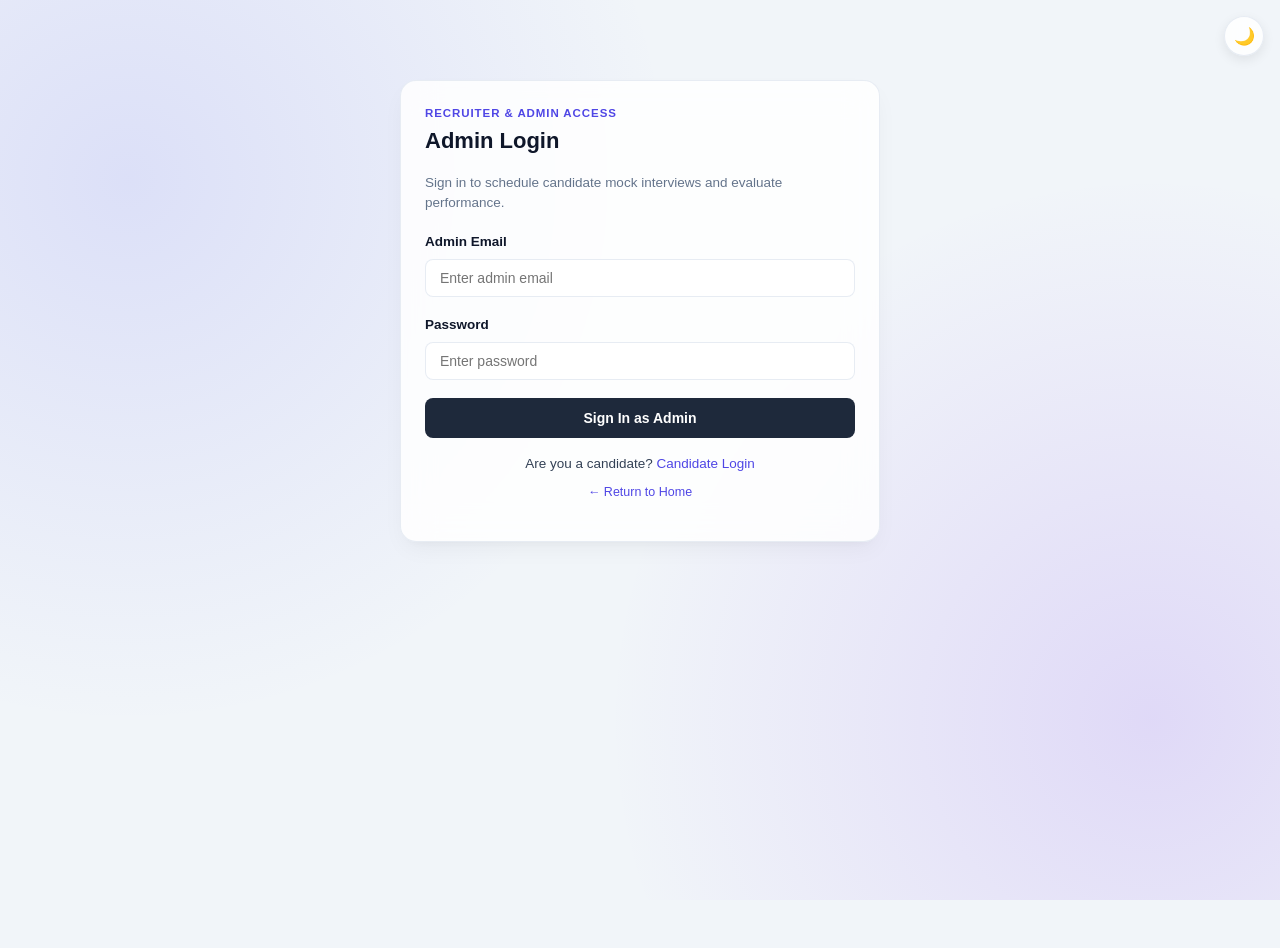
<file: login-admin.html>
<!doctype html>
<html lang="en">
<head>
<meta charset="utf-8">
<meta name="viewport" content="width=device-width, initial-scale=1">
<title>Admin Portal Login — AI Interview Simulator</title>
<link rel="stylesheet" href="css/style.css">
</head>
<body>
<div class="container-narrow" style="margin-top:48px;">
  <div class="card">
    <div class="eyebrow" style="margin-bottom:4px;">Recruiter & Admin Access</div>
    <h2>Admin Login</h2>
    <p class="muted" style="font-size:13.5px;margin-bottom:18px;">
      Sign in to schedule candidate mock interviews and evaluate performance.
    </p>

    <div id="errorBox" class="alert alert-error" style="display:none;"></div>

    <form id="loginForm">
      <div class="form-group">
        <label class="form-label" for="email">Admin Email</label>
        <input type="email" id="email" class="form-control" placeholder="Enter admin email" autocomplete="username" required>
      </div>
      <div class="form-group">
        <label class="form-label" for="password">Password</label>
        <input type="password" id="password" class="form-control" placeholder="Enter password" autocomplete="current-password" required>
      </div>
      <button type="submit" id="submitBtn" class="btn btn-dark btn-block" style="padding:12px;">Sign In as Admin</button>
    </form>

    <p class="text-center" style="margin-top:16px;font-size:13.5px;">
      Are you a candidate? <a href="login-candidate.html">Candidate Login</a><br>
      <a href="index.html" style="font-size:12.5px;display:inline-block;margin-top:8px;">← Return to Home</a>
    </p>
  </div>
</div>

<script src="js/api.js"></script>
<script src="js/theme.js"></script>
<script>
document.getElementById("loginForm").addEventListener("submit", async function (e) {
  e.preventDefault();
  const email = document.getElementById("email").value.trim();
  const password = document.getElementById("password").value;
  const errorBox = document.getElementById("errorBox");
  const submitBtn = document.getElementById("submitBtn");

  errorBox.style.display = "none";
  submitBtn.disabled = true;
  submitBtn.textContent = "Authenticating admin…";

  try {
    await Api.adminLogin(email, password);
    window.location.href = "admin-dashboard.html";
  } catch (err) {
    errorBox.textContent = err.message || "Invalid admin credentials.";
    errorBox.style.display = "block";
    submitBtn.disabled = false;
    submitBtn.textContent = "Sign In as Admin";
  }
});
</script>
</body>
</html>
</file>
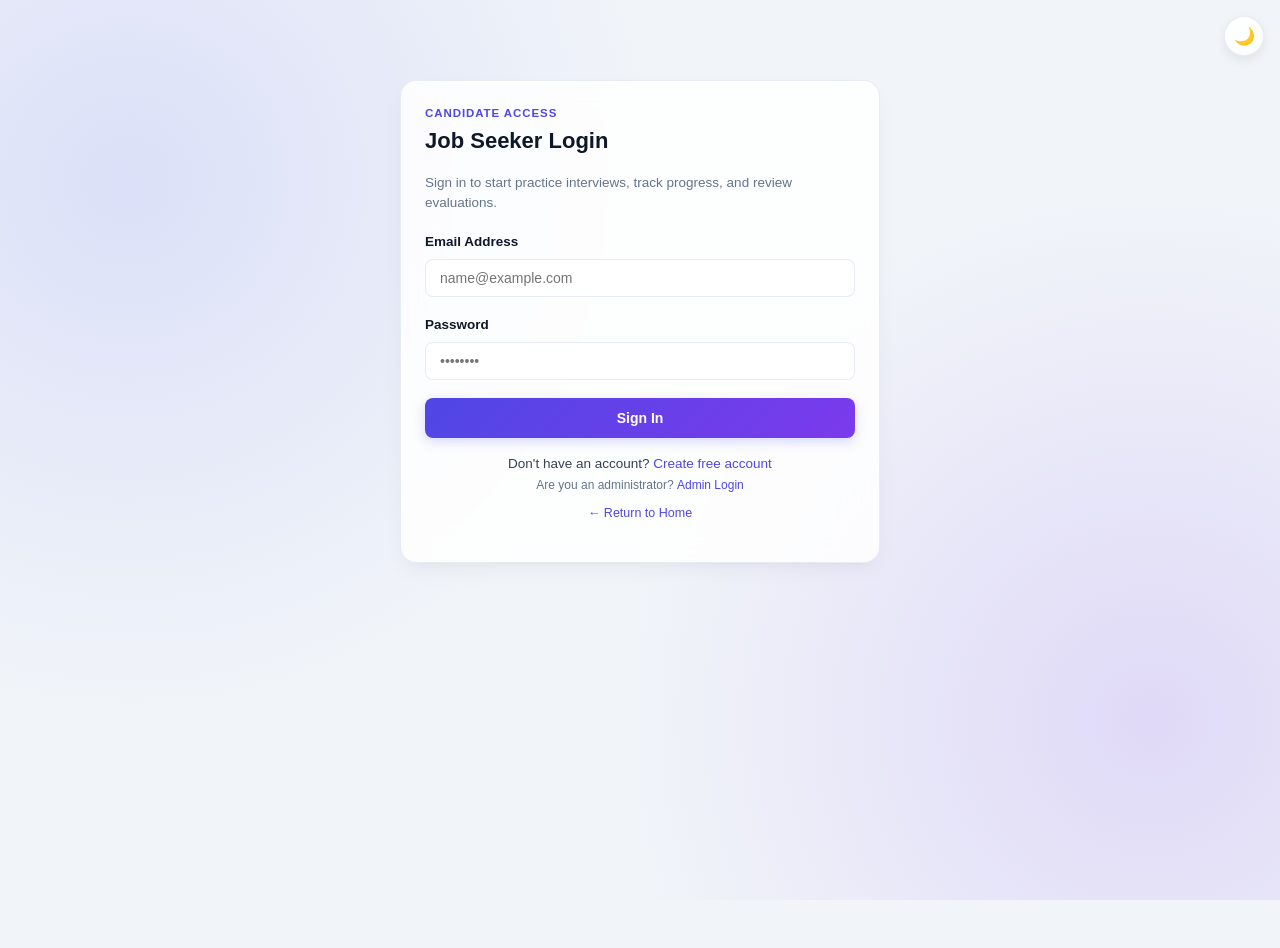
<file: login-candidate.html>
<!doctype html>
<html lang="en">
<head>
<meta charset="utf-8">
<meta name="viewport" content="width=device-width, initial-scale=1">
<title>Job Seeker Login — AI Interview Simulator</title>
<link rel="stylesheet" href="css/style.css">
</head>
<body>
<div class="container-narrow" style="margin-top:48px;">
  <div class="card">
    <div class="eyebrow" style="margin-bottom:4px;">Candidate Access</div>
    <h2>Job Seeker Login</h2>
    <p class="muted" style="font-size:13.5px;margin-bottom:18px;">
      Sign in to start practice interviews, track progress, and review evaluations.
    </p>

    <div id="errorBox" class="alert alert-error" style="display:none;"></div>

    <form id="loginForm">
      <div class="form-group">
        <label class="form-label" for="email">Email Address</label>
        <input type="email" id="email" class="form-control" placeholder="name@example.com" required>
      </div>
      <div class="form-group">
        <label class="form-label" for="password">Password</label>
        <input type="password" id="password" class="form-control" placeholder="••••••••" required>
      </div>
      <button type="submit" id="submitBtn" class="btn btn-primary btn-block" style="padding:12px;">Sign In</button>
    </form>

    <p class="text-center" style="margin-top:16px;font-size:13.5px;">
      Don't have an account? <a href="register.html">Create free account</a><br>
      <span class="muted" style="font-size:12px;">Are you an administrator? <a href="login-admin.html">Admin Login</a></span><br>
      <a href="index.html" style="font-size:12.5px;display:inline-block;margin-top:8px;">← Return to Home</a>
    </p>
  </div>
</div>

<script src="js/api.js"></script>
<script src="js/theme.js"></script>
<script>
document.getElementById("loginForm").addEventListener("submit", async function (e) {
  e.preventDefault();
  const email = document.getElementById("email").value.trim();
  const password = document.getElementById("password").value;
  const errorBox = document.getElementById("errorBox");
  const submitBtn = document.getElementById("submitBtn");
  errorBox.style.display = "none";
  submitBtn.disabled = true;
  submitBtn.textContent = "Signing in…";

  try {
    await Api.login(email, password);
    window.location.href = "candidate-dashboard.html";
  } catch (err) {
    errorBox.textContent = err.message || "Invalid credentials. Please retry.";
    errorBox.style.display = "block";
    submitBtn.disabled = false;
    submitBtn.textContent = "Sign In";
  }
});
</script>
</body>
</html>
</file>
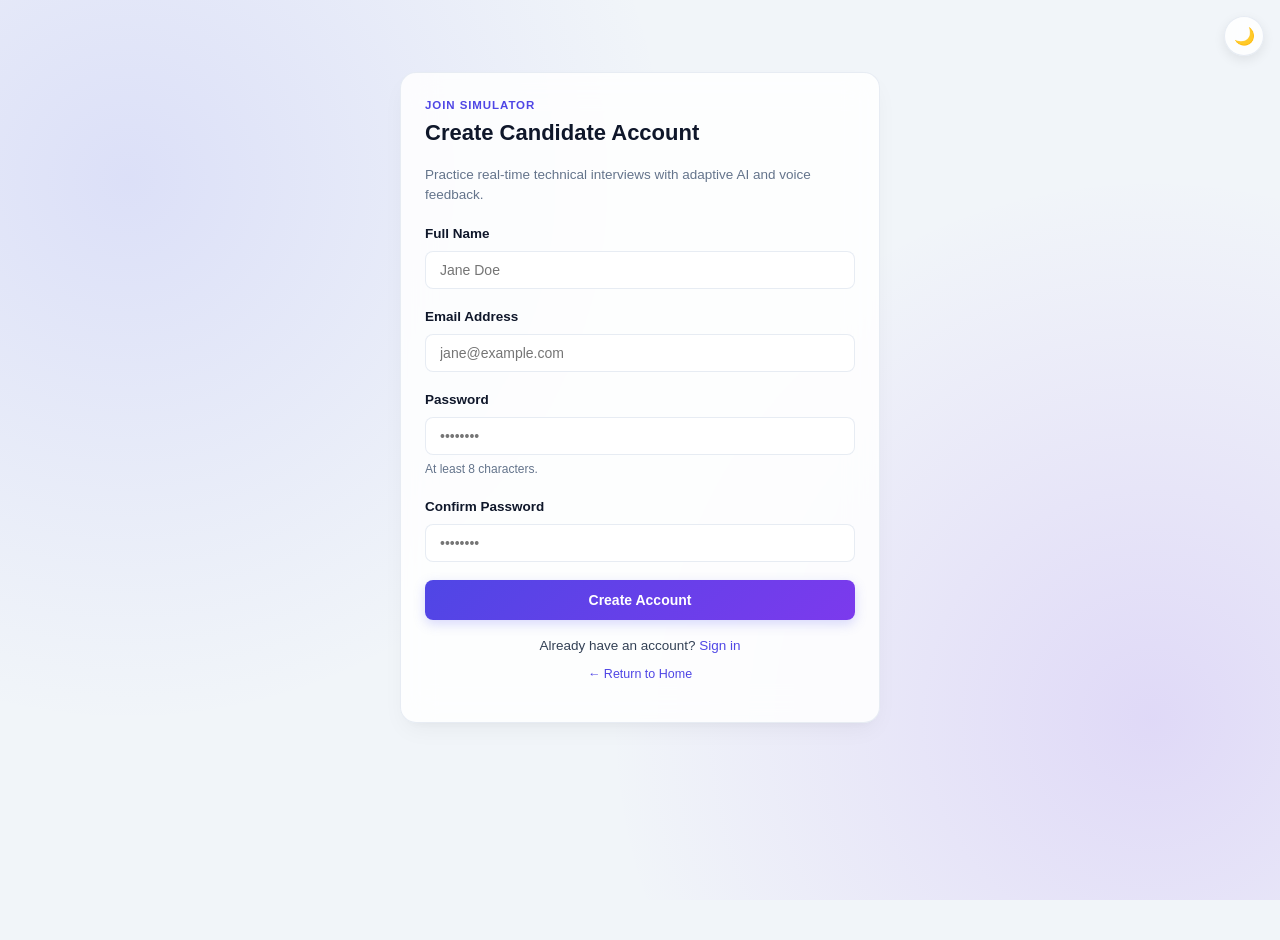
<file: register.html>
<!doctype html>
<html lang="en">
<head>
<meta charset="utf-8">
<meta name="viewport" content="width=device-width, initial-scale=1">
<title>Create Candidate Account — AI Interview Simulator</title>
<link rel="stylesheet" href="css/style.css">
</head>
<body>
<div class="container-narrow" style="margin-top:40px;">
  <div class="card">
    <div class="eyebrow" style="margin-bottom:4px;">Join Simulator</div>
    <h2>Create Candidate Account</h2>
    <p class="muted" style="font-size:13.5px;margin-bottom:18px;">
      Practice real-time technical interviews with adaptive AI and voice feedback.
    </p>

    <div id="errorBox" class="alert alert-error" style="display:none;margin-bottom:16px;"></div>
    <div id="successBox" class="alert alert-success" style="display:none;margin-bottom:16px;"></div>

    <form id="registerForm">
      <div class="form-group">
        <label class="form-label" for="name">Full Name</label>
        <input type="text" id="name" class="form-control" placeholder="Jane Doe" required>
      </div>
      <div class="form-group">
        <label class="form-label" for="email">Email Address</label>
        <input type="email" id="email" class="form-control" placeholder="jane@example.com" required>
      </div>
      <div class="form-group">
        <label class="form-label" for="password">Password</label>
        <input type="password" id="password" class="form-control" minlength="8" placeholder="••••••••" required>
        <div class="form-hint">At least 8 characters.</div>
      </div>
      <div class="form-group">
        <label class="form-label" for="confirmPassword">Confirm Password</label>
        <input type="password" id="confirmPassword" class="form-control" minlength="8" placeholder="••••••••" required>
      </div>
      <button type="submit" id="submitBtn" class="btn btn-primary btn-block" style="padding:12px;">Create Account</button>
    </form>

    <p class="text-center" style="margin-top:16px;font-size:13.5px;">
      Already have an account? <a href="login-candidate.html">Sign in</a><br>
      <a href="index.html" style="font-size:12.5px;display:inline-block;margin-top:8px;">← Return to Home</a>
    </p>
  </div>
</div>

<script src="js/api.js"></script>
<script src="js/theme.js"></script>
<script>
document.getElementById("registerForm").addEventListener("submit", async function (e) {
  e.preventDefault();
  const name = document.getElementById("name").value.trim();
  const email = document.getElementById("email").value.trim();
  const password = document.getElementById("password").value;
  const confirmPassword = document.getElementById("confirmPassword").value;
  const errorBox = document.getElementById("errorBox");
  const successBox = document.getElementById("successBox");
  const submitBtn = document.getElementById("submitBtn");

  if (password !== confirmPassword) {
    errorBox.textContent = "Passwords do not match.";
    errorBox.style.display = "block";
    successBox.style.display = "none";
    return;
  }

  errorBox.style.display = "none";
  successBox.style.display = "none";
  submitBtn.disabled = true;
  submitBtn.textContent = "Creating your account…";

  try {
    const res = await Api.register(name, email, password);
    const candidateName = (res.user && res.user.name) ? res.user.name : name;
    errorBox.style.display = "none";
    successBox.textContent = `✓ Account created successfully! Welcome, ${candidateName}. Redirecting to dashboard…`;
    successBox.style.display = "block";
    submitBtn.textContent = "✓ Account Created";
    setTimeout(() => {
      window.location.href = "candidate-dashboard.html";
    }, 1200);
  } catch (err) {
    successBox.style.display = "none";
    errorBox.textContent = err.message || "Registration failed. Please check inputs.";
    errorBox.style.display = "block";
    submitBtn.disabled = false;
    submitBtn.textContent = "Create Account";
  }
});
</script>
</body>
</html>
</file>
<file: css/style.css>
:root {
  --font-family: -apple-system, BlinkMacSystemFont, "Segoe UI", Roboto, "Helvetica Neue", Arial, sans-serif;
  --grad-start: #4F46E5;
  --grad-end: #7C3AED;
  --grad-surface: linear-gradient(135deg, rgba(79, 70, 229, 0.08), rgba(124, 58, 237, 0.04));
  --glass-bg: rgba(255, 255, 255, 0.85);
  --glass-border: rgba(226, 232, 240, 0.8);
  --card-shadow: 0 10px 25px -5px rgba(0, 0, 0, 0.05), 0 8px 10px -6px rgba(0, 0, 0, 0.03);
  --card-hover-shadow: 0 20px 25px -5px rgba(0, 0, 0, 0.1), 0 10px 10px -5px rgba(0, 0, 0, 0.04);
  --text-dark: #0f172a;
  --text-body: #334155;
  --text-muted: #64748b;
  --radius-lg: 16px;
  --radius-md: 12px;
  --radius-sm: 8px;
  --radius: 16px;
  --danger: #ef4444;
  --danger-light: rgba(239, 68, 68, 0.1);
  --success: #10b981;
  --success-light: rgba(16, 185, 129, 0.12);
  --warning: #f59e0b;
  --warning-light: rgba(245, 158, 11, 0.12);
  --info: #0284c7;
  --info-light: rgba(2, 132, 199, 0.12);
  --primary-glow: rgba(99, 102, 241, 0.25);
  --transition-fast: 0.15s ease;
  --transition-normal: 0.25s ease;
}

[data-theme="dark"] {
  --glass-bg: rgba(15, 23, 42, 0.85);
  --glass-border: rgba(51, 65, 85, 0.6);
  --card-shadow: 0 10px 25px -5px rgba(0, 0, 0, 0.35);
  --card-hover-shadow: 0 20px 25px -5px rgba(0, 0, 0, 0.45);
  --text-dark: #f8fafc;
  --text-body: #cbd5e1;
  --text-muted: #94a3b8;
  --danger-light: rgba(239, 68, 68, 0.2);
  --success-light: rgba(16, 185, 129, 0.2);
  --warning-light: rgba(245, 158, 11, 0.2);
  --info-light: rgba(2, 132, 199, 0.2);
  --grad-surface: linear-gradient(135deg, rgba(79, 70, 229, 0.15), rgba(124, 58, 237, 0.08));
}

* {
  box-sizing: border-box;
}

html {
  scroll-behavior: smooth;
}

body {
  margin: 0;
  font-family: var(--font-family);
  background: radial-gradient(circle at 10% 20%, rgba(99, 102, 241, 0.15) 0%, transparent 40%),
              radial-gradient(circle at 90% 80%, rgba(124, 58, 237, 0.15) 0%, transparent 40%),
              #f1f5f9;
  background-attachment: fixed;
  color: var(--text-body);
  min-height: 100vh;
  line-height: 1.55;
  -webkit-font-smoothing: antialiased;
}

[data-theme="dark"] body {
  background: radial-gradient(circle at 10% 20%, rgba(79, 70, 229, 0.18) 0%, transparent 40%),
              radial-gradient(circle at 90% 80%, rgba(124, 58, 237, 0.18) 0%, transparent 40%),
              #090d16;
  color: var(--text-body);
}

.container {
  max-width: 1140px;
  margin: 0 auto;
  padding: 24px 20px;
}

.container-narrow {
  max-width: 520px;
  margin: 0 auto;
  padding: 32px 20px;
}

/* Glassmorphism Cards */
.card {
  background: var(--glass-bg);
  backdrop-filter: blur(16px);
  -webkit-backdrop-filter: blur(16px);
  border: 1px solid var(--glass-border);
  border-radius: var(--radius-lg);
  box-shadow: var(--card-shadow);
  padding: 24px;
  margin-bottom: 20px;
  transition: transform var(--transition-normal), box-shadow var(--transition-normal);
}

.card:hover {
  box-shadow: var(--card-hover-shadow);
}

/* Typography */
h1, h2, h3, h4, h5, h6 {
  color: var(--text-dark);
  font-weight: 700;
  line-height: 1.25;
  margin-top: 0;
}

h1 { font-size: 28px; }
h2 { font-size: 22px; }
h3 { font-size: 19px; }
h4 { font-size: 16px; }

.eyebrow {
  font-size: 11.5px;
  text-transform: uppercase;
  letter-spacing: 0.08em;
  font-weight: 700;
  color: var(--grad-start);
}

.muted {
  color: var(--text-muted);
}

.text-center {
  text-align: center;
}

a {
  color: var(--grad-start);
  text-decoration: none;
  font-weight: 500;
  transition: color var(--transition-fast);
}

a:hover {
  color: var(--grad-end);
  text-decoration: underline;
}

/* Buttons */
.btn {
  display: inline-flex;
  align-items: center;
  justify-content: center;
  gap: 8px;
  border: none;
  border-radius: var(--radius-sm);
  padding: 10px 18px;
  font-size: 14px;
  font-weight: 600;
  cursor: pointer;
  text-decoration: none;
  font-family: inherit;
  transition: all var(--transition-fast);
}

.btn:focus-visible {
  outline: 2px solid var(--grad-start);
  outline-offset: 2px;
}

.btn:disabled {
  opacity: 0.55;
  cursor: not-allowed;
  pointer-events: none;
}

.btn-primary {
  background: linear-gradient(135deg, var(--grad-start), var(--grad-end));
  color: white;
  box-shadow: 0 4px 12px var(--primary-glow);
}

.btn-primary:hover {
  opacity: 0.94;
  transform: translateY(-1px);
  text-decoration: none;
}

.btn-outline {
  background: transparent;
  border: 1px solid var(--glass-border);
  color: var(--text-dark);
}

.btn-outline:hover {
  background: rgba(0, 0, 0, 0.04);
  text-decoration: none;
}

[data-theme="dark"] .btn-outline:hover {
  background: rgba(255, 255, 255, 0.06);
}

.btn-danger {
  background: var(--danger);
  color: white;
}

.btn-danger:hover {
  opacity: 0.9;
  text-decoration: none;
}

.btn-success {
  background: var(--success);
  color: white;
}

.btn-success:hover {
  opacity: 0.9;
  text-decoration: none;
}

.btn-dark {
  background: #1e293b;
  color: white;
}

.btn-dark:hover {
  background: #0f172a;
  text-decoration: none;
}

.btn-block {
  width: 100%;
}

.btn-sm {
  padding: 6px 12px;
  font-size: 13px;
  border-radius: 6px;
}

/* Form Controls */
.form-group {
  margin-bottom: 18px;
}

.form-label {
  display: block;
  font-size: 13.5px;
  font-weight: 600;
  color: var(--text-dark);
  margin-bottom: 6px;
}

.form-control {
  width: 100%;
  padding: 10px 14px;
  border-radius: var(--radius-sm);
  border: 1px solid var(--glass-border);
  background: rgba(255, 255, 255, 0.9);
  font-size: 14px;
  font-family: inherit;
  color: var(--text-dark);
  transition: border-color var(--transition-fast), box-shadow var(--transition-fast);
}

.form-control:focus {
  outline: none;
  border-color: var(--grad-start);
  box-shadow: 0 0 0 3px rgba(79, 70, 229, 0.15);
}

[data-theme="dark"] .form-control {
  background: rgba(15, 23, 42, 0.7);
  color: var(--text-dark);
}

.form-hint {
  font-size: 12px;
  color: var(--text-muted);
  margin-top: 5px;
}

/* Grids */
.grid {
  display: grid;
  gap: 18px;
}

.grid-2 { grid-template-columns: repeat(2, 1fr); }
.grid-3 { grid-template-columns: repeat(3, 1fr); }
.grid-4 { grid-template-columns: repeat(4, 1fr); }

@media (max-width: 860px) {
  .grid-2, .grid-3, .grid-4 { grid-template-columns: 1fr; }
}

@media (min-width: 861px) and (max-width: 1024px) {
  .grid-4 { grid-template-columns: repeat(2, 1fr); }
  .grid-3 { grid-template-columns: repeat(2, 1fr); }
}

/* Stats */
.stat-card {
  text-align: center;
  padding: 20px;
}

.stat-num {
  font-size: 32px;
  font-weight: 800;
  color: var(--grad-start);
  line-height: 1.1;
  font-feature-settings: "tnum";
}

.stat-label {
  font-size: 12.5px;
  font-weight: 600;
  color: var(--text-muted);
  text-transform: uppercase;
  letter-spacing: 0.04em;
  margin-top: 6px;
}

/* Badges */
.badge {
  display: inline-flex;
  align-items: center;
  gap: 4px;
  padding: 3px 10px;
  border-radius: 999px;
  font-size: 11.5px;
  font-weight: 600;
  letter-spacing: 0.02em;
}

.badge-success { background: var(--success-light); color: #047857; }
.badge-warning { background: var(--warning-light); color: #b45309; }
.badge-danger { background: var(--danger-light); color: #b91c1c; }
.badge-info { background: var(--info-light); color: #0369a1; }
.badge-secondary { background: rgba(148, 163, 184, 0.15); color: var(--text-muted); }

.badge-basic, .badge-easy { background: #e0f2fe; color: #0369a1; }
.badge-medium, .badge-intermediate { background: #fef3c7; color: #b45309; }
.badge-hard, .badge-advanced { background: #fee2e2; color: #b91c1c; }

/* Tables */
table {
  width: 100%;
  border-collapse: separate;
  border-spacing: 0;
  font-size: 13.5px;
}

th, td {
  text-align: left;
  padding: 12px 10px;
  border-bottom: 1px solid var(--glass-border);
}

th {
  color: var(--text-muted);
  font-weight: 700;
  font-size: 11.5px;
  text-transform: uppercase;
  letter-spacing: 0.05em;
}

tr:last-child td {
  border-bottom: none;
}

/* Navigation & Header */
.navbar {
  display: flex;
  justify-content: space-between;
  align-items: center;
  margin-bottom: 24px;
  padding-bottom: 16px;
  border-bottom: 1px solid var(--glass-border);
}

.theme-toggle {
  position: fixed;
  top: 16px;
  right: 16px;
  z-index: 1000;
  border-radius: 50%;
  width: 40px;
  height: 40px;
  border: 1px solid var(--glass-border);
  background: var(--glass-bg);
  backdrop-filter: blur(10px);
  cursor: pointer;
  font-size: 17px;
  display: flex;
  align-items: center;
  justify-content: center;
  box-shadow: 0 4px 12px rgba(0, 0, 0, 0.08);
  transition: transform var(--transition-fast);
}

.theme-toggle:hover {
  transform: scale(1.08);
}

/* Alerts */
.alert {
  padding: 12px 16px;
  border-radius: var(--radius-sm);
  font-size: 13.5px;
  margin-bottom: 16px;
  display: flex;
  align-items: center;
  gap: 10px;
}

.alert-error {
  background: var(--danger-light);
  border: 1px solid rgba(239, 68, 68, 0.3);
  color: #b91c1c;
}

.alert-success {
  background: var(--success-light);
  border: 1px solid rgba(16, 185, 129, 0.3);
  color: #047857;
}

.alert-warning {
  background: var(--warning-light);
  border: 1px solid rgba(245, 158, 11, 0.3);
  color: #b45309;
}

.alert-info {
  background: var(--info-light);
  border: 1px solid rgba(2, 132, 199, 0.3);
  color: #0369a1;
}

/* Indicators & Progress */
.mic-indicator {
  width: 10px;
  height: 10px;
  border-radius: 50%;
  background: var(--danger);
  display: inline-block;
  animation: pulse-mic 1.2s infinite;
  box-shadow: 0 0 8px rgba(239, 68, 68, 0.7);
}

@keyframes pulse-mic {
  0% { transform: scale(0.95); opacity: 0.8; }
  50% { transform: scale(1.3); opacity: 1; }
  100% { transform: scale(0.95); opacity: 0.8; }
}

.progress-dot {
  width: 10px;
  height: 10px;
  border-radius: 50%;
  background: rgba(148, 163, 184, 0.3);
  display: inline-block;
  margin: 0 3px;
  transition: all var(--transition-normal);
}

.progress-dot.active {
  background: var(--grad-start);
  transform: scale(1.25);
  box-shadow: 0 0 8px var(--primary-glow);
}

.progress-dot.done {
  background: var(--success);
}

/* Camera & Presentation Assist */
.camera-container {
  position: relative;
  width: 100%;
  max-width: 320px;
  margin: 0 auto;
  border-radius: var(--radius-md);
  overflow: hidden;
  background: #0f172a;
  box-shadow: 0 6px 16px rgba(0, 0, 0, 0.2);
}

#cameraPreview {
  width: 100%;
  height: auto;
  display: block;
  transform: scaleX(-1); /* Mirror camera for natural feel */
}

.camera-guide-box {
  position: absolute;
  top: 15%;
  left: 20%;
  width: 60%;
  height: 70%;
  border: 2px dashed rgba(255, 255, 255, 0.45);
  border-radius: 50% 50% 45% 45% / 55% 55% 45% 45%;
  pointer-events: none;
  transition: border-color var(--transition-fast);
}

.camera-guide-box.in-frame {
  border-color: rgba(16, 185, 129, 0.8);
  box-shadow: 0 0 10px rgba(16, 185, 129, 0.3);
}

.camera-telemetry-overlay {
  position: absolute;
  bottom: 8px;
  left: 8px;
  right: 8px;
  display: flex;
  justify-content: space-between;
  align-items: center;
  background: rgba(15, 23, 42, 0.7);
  backdrop-filter: blur(8px);
  padding: 4px 10px;
  border-radius: 6px;
  font-size: 11px;
  color: #f1f5f9;
}

/* AI Speaking Wave Animation */
.ai-speaker-container {
  display: flex;
  align-items: center;
  gap: 12px;
  background: var(--grad-surface);
  border: 1px solid rgba(79, 70, 229, 0.25);
  border-radius: var(--radius-md);
  padding: 12px 16px;
  margin: 14px 0;
}

.speaking-wave {
  display: flex;
  align-items: center;
  gap: 4px;
  height: 24px;
}

.speaking-wave span {
  width: 3.5px;
  height: 6px;
  background: var(--grad-start);
  border-radius: 2px;
  animation: wave-anim 0.85s infinite ease-in-out;
}

.speaking-wave span:nth-child(1) { animation-delay: 0.0s; }
.speaking-wave span:nth-child(2) { animation-delay: 0.15s; }
.speaking-wave span:nth-child(3) { animation-delay: 0.3s; }
.speaking-wave span:nth-child(4) { animation-delay: 0.45s; }
.speaking-wave span:nth-child(5) { animation-delay: 0.6s; }

@keyframes wave-anim {
  0%, 100% { height: 6px; }
  50% { height: 22px; background: var(--grad-end); }
}

/* State Badge */
.state-badge {
  display: inline-flex;
  align-items: center;
  gap: 6px;
  padding: 5px 12px;
  border-radius: 999px;
  font-size: 12.5px;
  font-weight: 700;
  letter-spacing: 0.02em;
}

.state-speaking { background: rgba(79, 70, 229, 0.15); color: #4338ca; border: 1px solid rgba(79, 70, 229, 0.3); }
.state-ready { background: var(--success-light); color: #047857; border: 1px solid rgba(16, 185, 129, 0.3); }
.state-recording { background: var(--danger-light); color: #b91c1c; border: 1px solid rgba(239, 68, 68, 0.3); }
.state-analyzing { background: var(--warning-light); color: #b45309; border: 1px solid rgba(245, 158, 11, 0.3); }

/* Recording Timer */
.recording-timer {
  font-family: ui-monospace, SFMono-Regular, Menlo, Monaco, Consolas, monospace;
  font-size: 14px;
  font-weight: 700;
  background: var(--danger-light);
  color: var(--danger);
  padding: 4px 10px;
  border-radius: 6px;
  display: inline-block;
  letter-spacing: 0.05em;
}

/* Feedback & Scores */
.feedback-card {
  background: var(--glass-bg);
  border: 1px solid var(--glass-border);
  border-radius: var(--radius-md);
  padding: 20px;
  margin-top: 18px;
  animation: slide-up 0.3s ease-out;
}

@keyframes slide-up {
  from { opacity: 0; transform: translateY(10px); }
  to { opacity: 1; transform: translateY(0); }
}

.score-box {
  background: rgba(79, 70, 229, 0.06);
  border-radius: var(--radius-sm);
  padding: 12px 8px;
  text-align: center;
}

.score-box .score-val {
  font-size: 22px;
  font-weight: 800;
  color: var(--grad-start);
}

.score-box .score-lbl {
  font-size: 11px;
  text-transform: uppercase;
  color: var(--text-muted);
  font-weight: 700;
  margin-top: 4px;
  letter-spacing: 0.04em;
}

.strength-item {
  display: flex;
  align-items: flex-start;
  gap: 8px;
  font-size: 13.5px;
  margin-bottom: 8px;
  color: #047857;
}

[data-theme="dark"] .strength-item { color: #34d399; }

.improve-item {
  display: flex;
  align-items: flex-start;
  gap: 8px;
  font-size: 13.5px;
  margin-bottom: 8px;
  color: #b45309;
}

[data-theme="dark"] .improve-item { color: #fbbf24; }

/* Navigation Tabs */
.nav-tabs {
  display: flex;
  gap: 8px;
  border-bottom: 2px solid var(--glass-border);
  margin-bottom: 20px;
  padding-bottom: 2px;
}
.nav-tab-btn {
  background: none;
  border: none;
  padding: 10px 18px;
  font-size: 14.5px;
  font-weight: 600;
  color: var(--text-muted);
  cursor: pointer;
  border-radius: var(--radius-sm) var(--radius-sm) 0 0;
  transition: all var(--transition-fast);
  display: inline-flex;
  align-items: center;
  gap: 8px;
  border-bottom: 3px solid transparent;
  margin-bottom: -4px;
}
.nav-tab-btn:hover {
  color: var(--text-dark);
}
.nav-tab-btn.active {
  color: var(--grad-start);
  border-bottom-color: var(--grad-start);
  background: var(--grad-surface);
}

/* Modal Overlay */
.modal-overlay {
  position: fixed;
  top: 0; left: 0; right: 0; bottom: 0;
  background: rgba(15, 23, 42, 0.65);
  backdrop-filter: blur(4px);
  z-index: 1000;
  display: flex;
  align-items: center;
  justify-content: center;
  padding: 20px;
}
.modal-card {
  background: var(--glass-bg);
  backdrop-filter: blur(20px);
  -webkit-backdrop-filter: blur(20px);
  border: 1px solid var(--glass-border);
  border-radius: var(--radius-lg);
  box-shadow: 0 25px 50px -12px rgba(0, 0, 0, 0.25);
  width: 100%;
  max-width: 820px;
  max-height: 88vh;
  overflow-y: auto;
  padding: 24px;
}

/* Editable Transcript Box */
.editable-transcript-area {
  width: 100%;
  border-radius: var(--radius-sm);
  border: 1px solid var(--glass-border);
  padding: 12px;
  font-size: 14px;
  font-family: inherit;
  line-height: 1.5;
  background: rgba(255, 255, 255, 0.9);
  color: var(--text-dark);
  resize: vertical;
  min-height: 80px;
  transition: border-color var(--transition-fast);
}

[data-theme="dark"] .editable-transcript-area {
  background: rgba(15, 23, 42, 0.8);
  color: var(--text-dark);
}

.editable-transcript-area:focus {
  outline: none;
  border-color: var(--grad-start);
  box-shadow: 0 0 0 3px rgba(79, 70, 229, 0.15);
}

/* Engine Label Banner */
.engine-banner {
  background: var(--info-light);
  border: 1px solid rgba(2, 132, 199, 0.3);
  color: #0369a1;
  padding: 8px 14px;
  border-radius: var(--radius-sm);
  font-size: 12.5px;
  font-weight: 600;
  margin-bottom: 16px;
  display: flex;
  align-items: center;
  justify-content: space-between;
}

/* Print / PDF Styles */
@media print {
  body {
    background: white !important;
    color: #111 !important;
  }
  .navbar, .theme-toggle, .btn-print, #logoutBtn, a[href*="dashboard"] {
    display: none !important;
  }
  .card {
    box-shadow: none !important;
    border: 1px solid #ccc !important;
    break-inside: avoid;
    margin-bottom: 16px;
  }
  .stat-card {
    border: 1px solid #ddd !important;
  }
}
</file>
